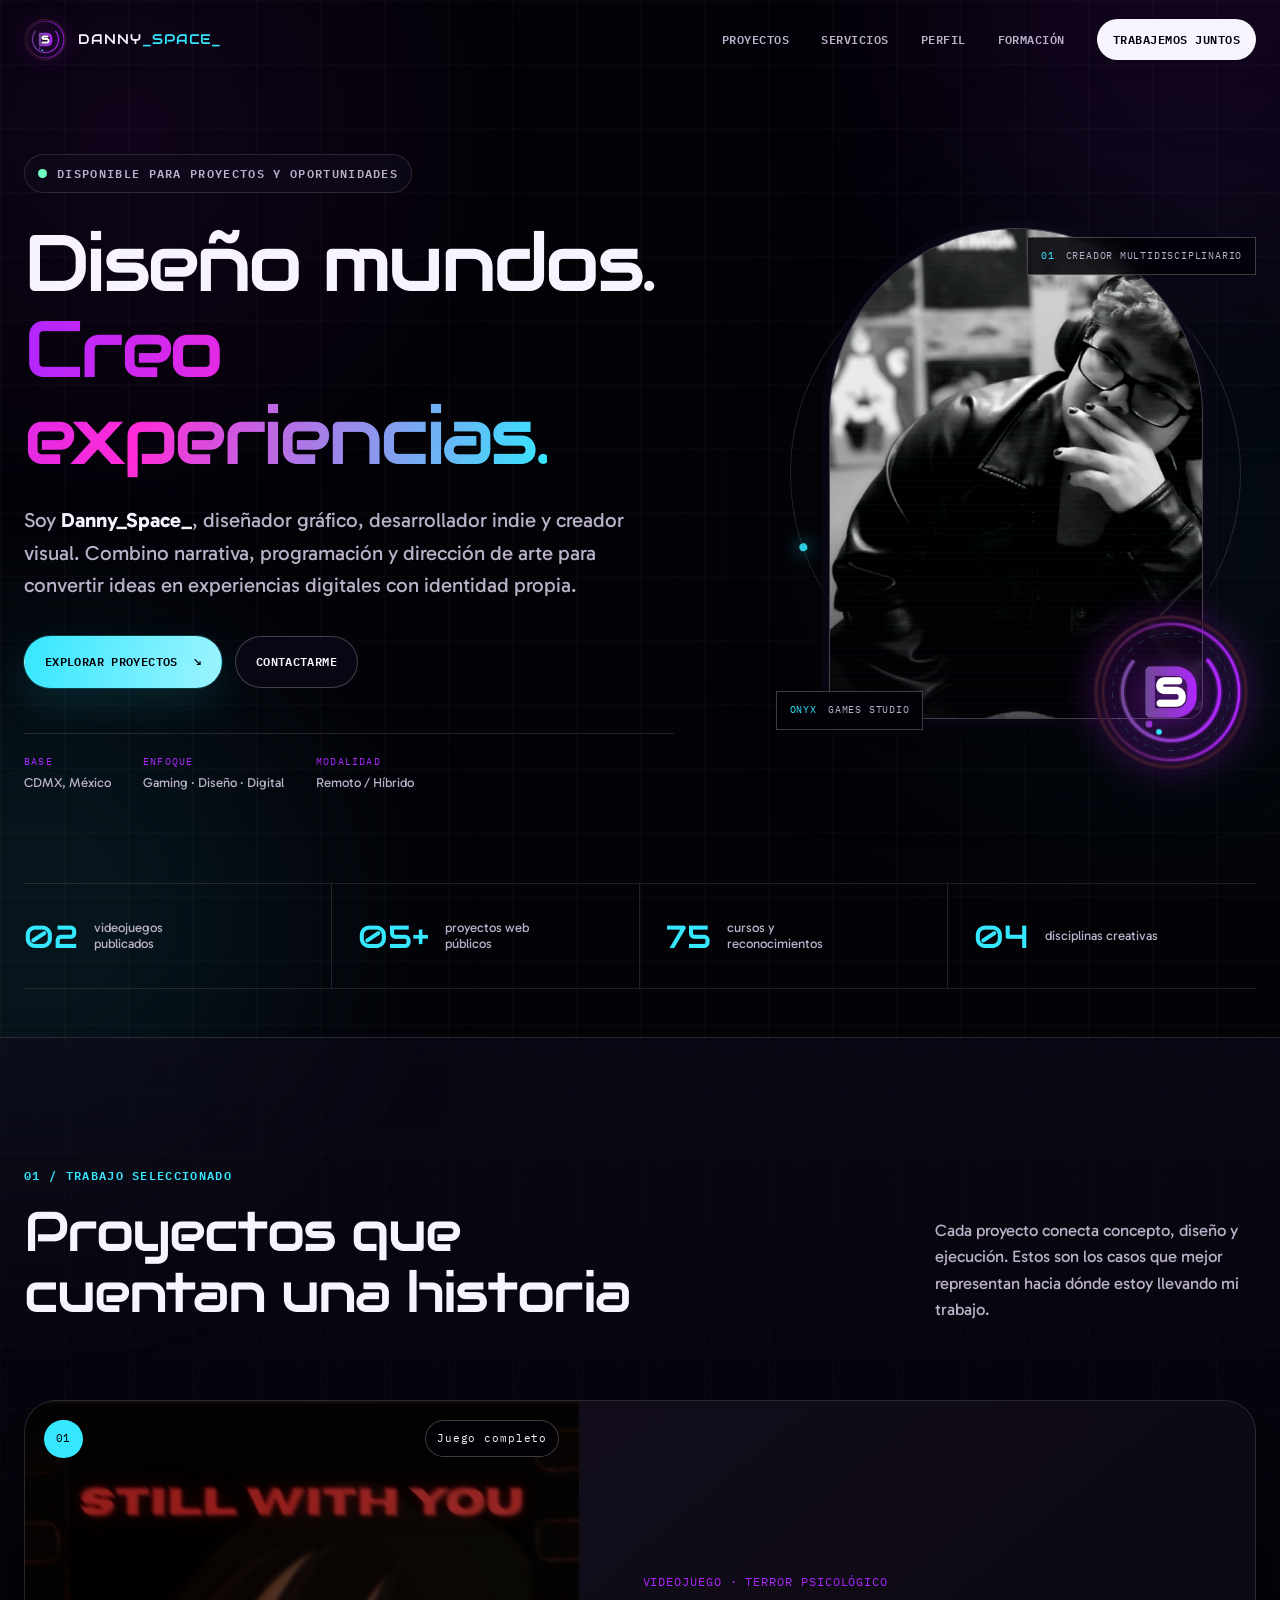
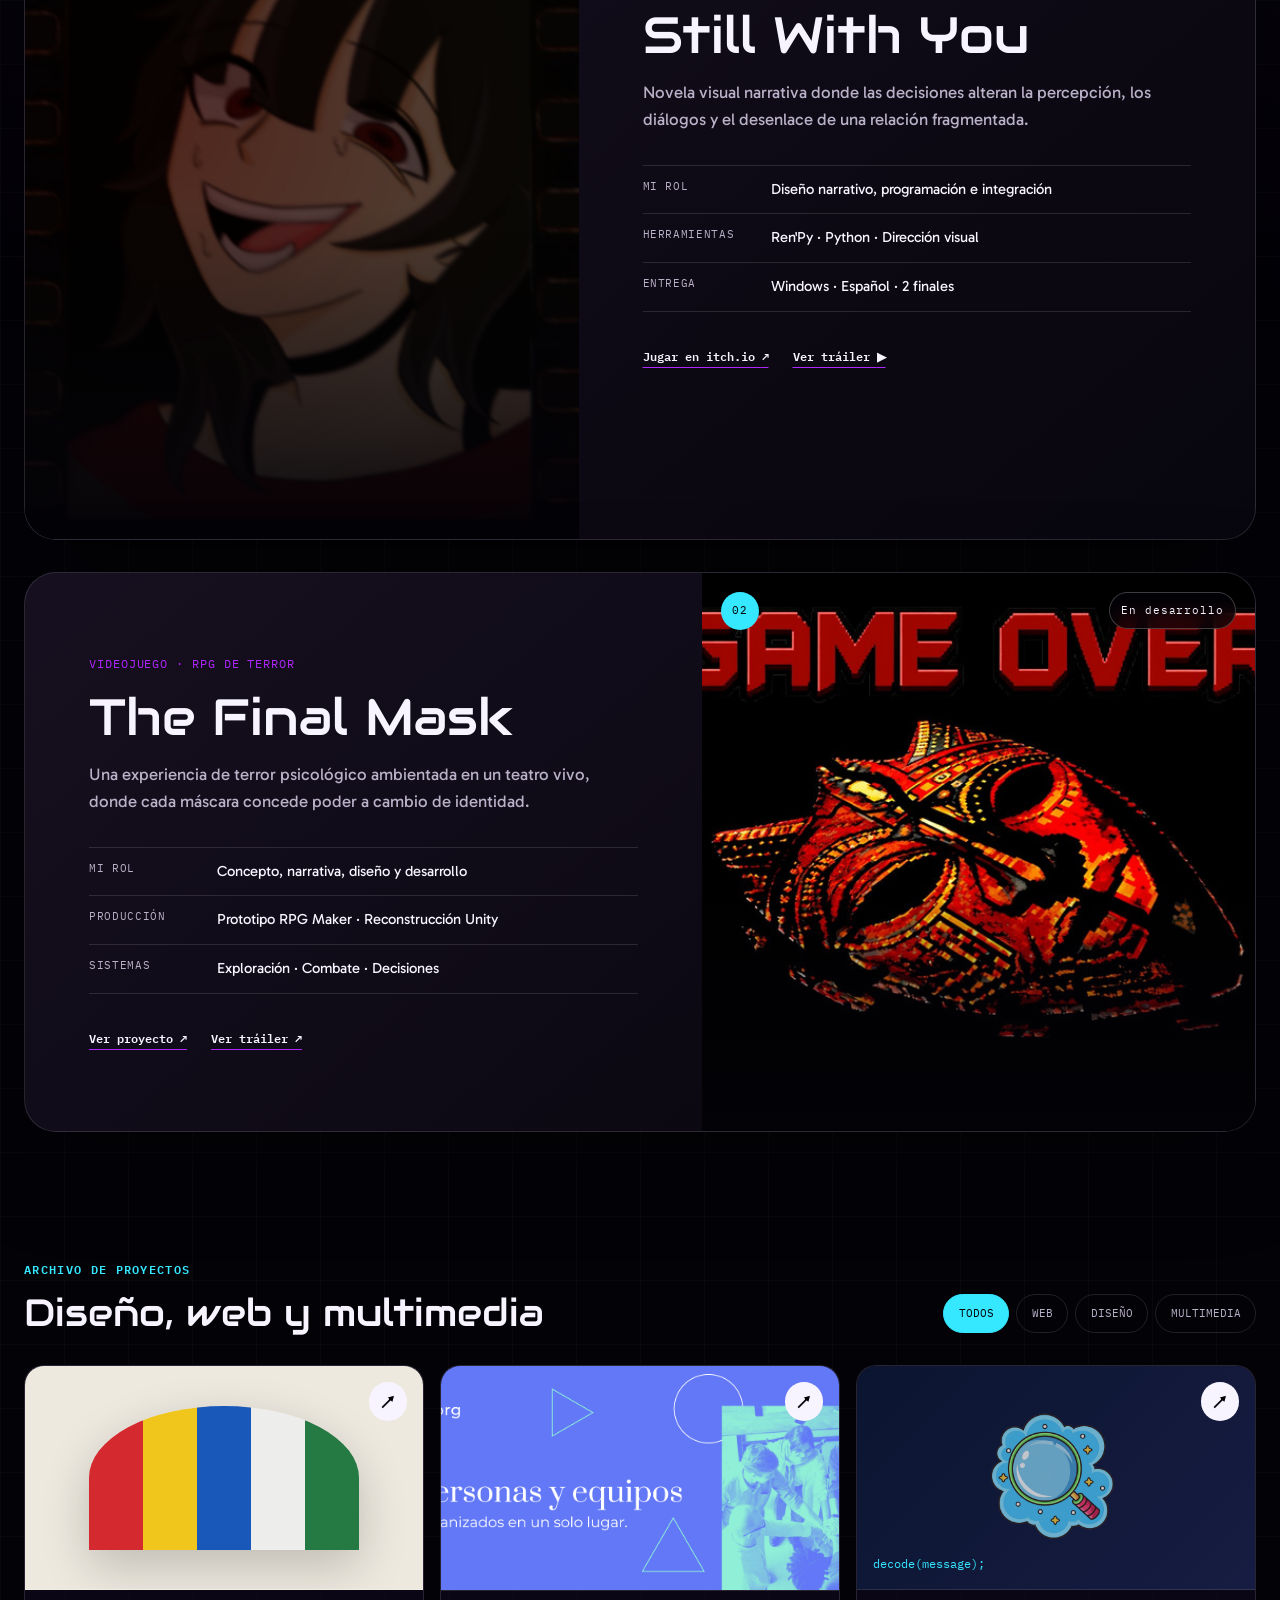
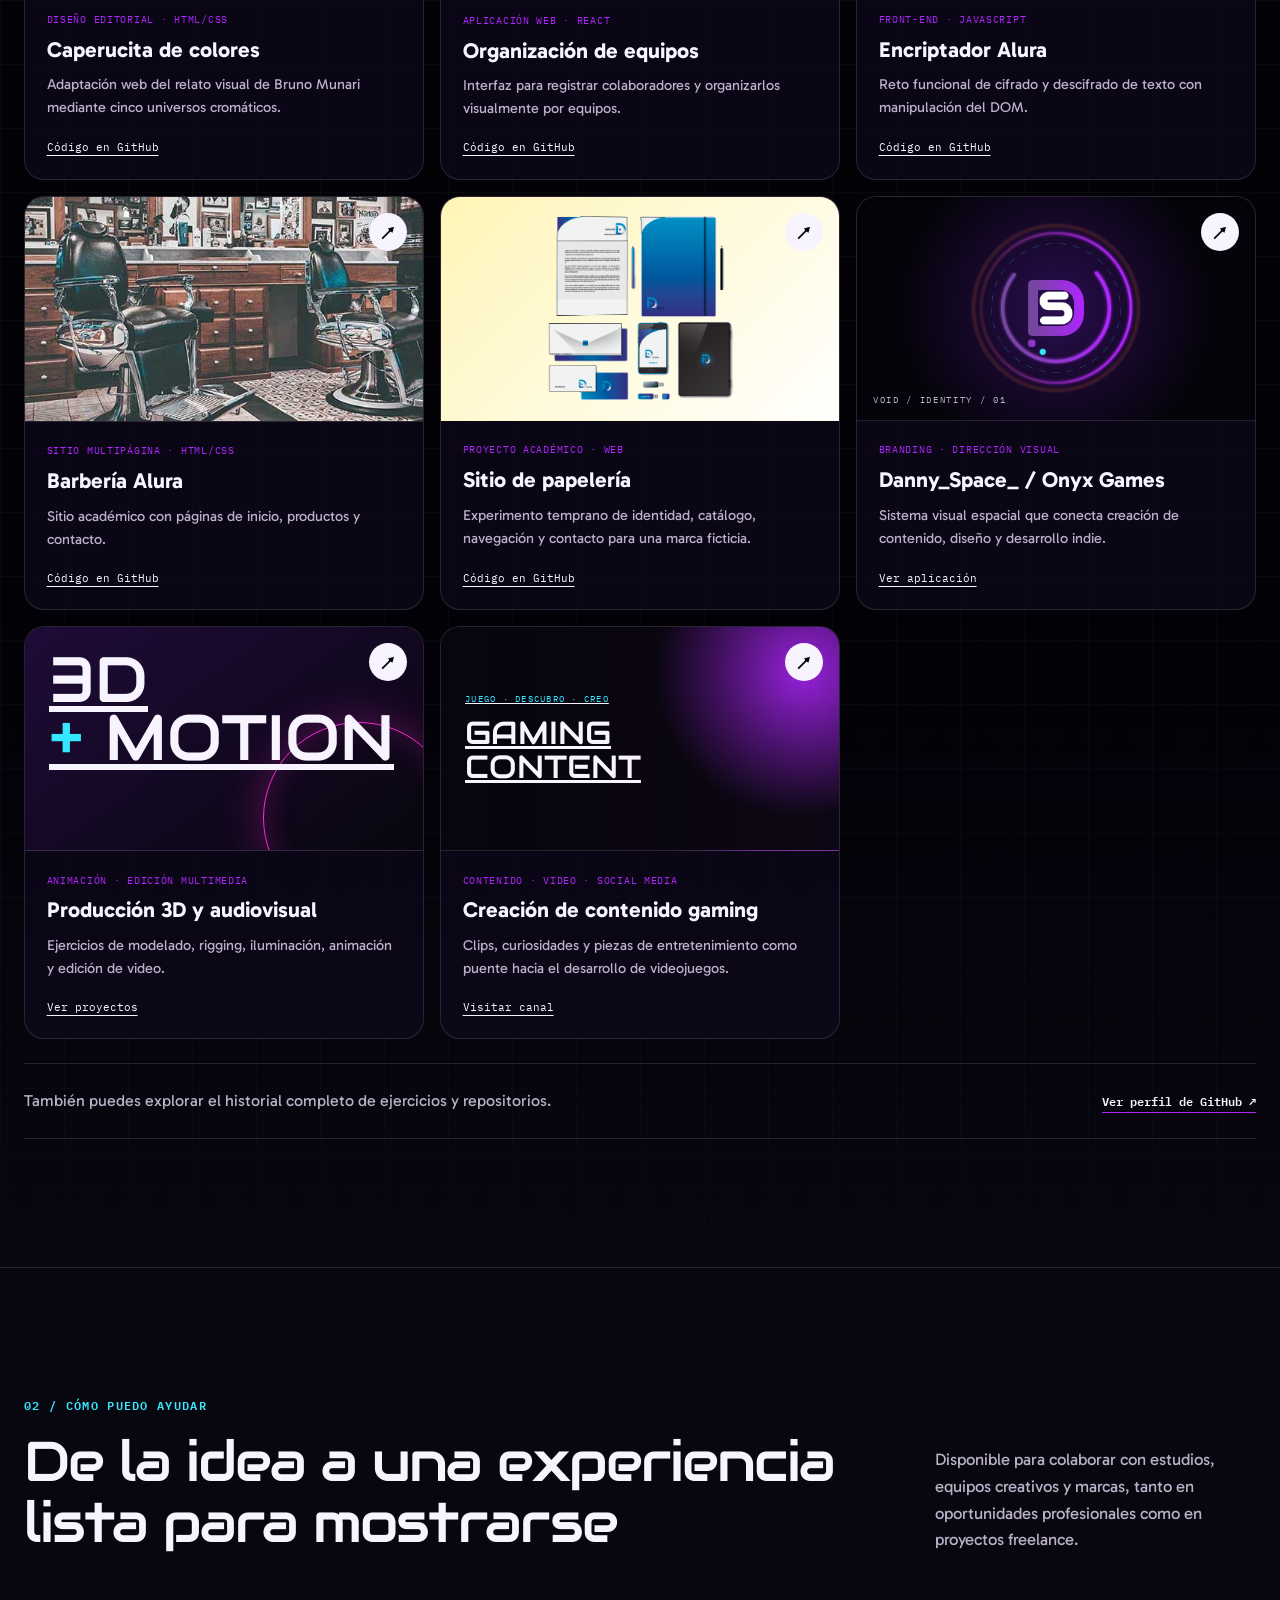
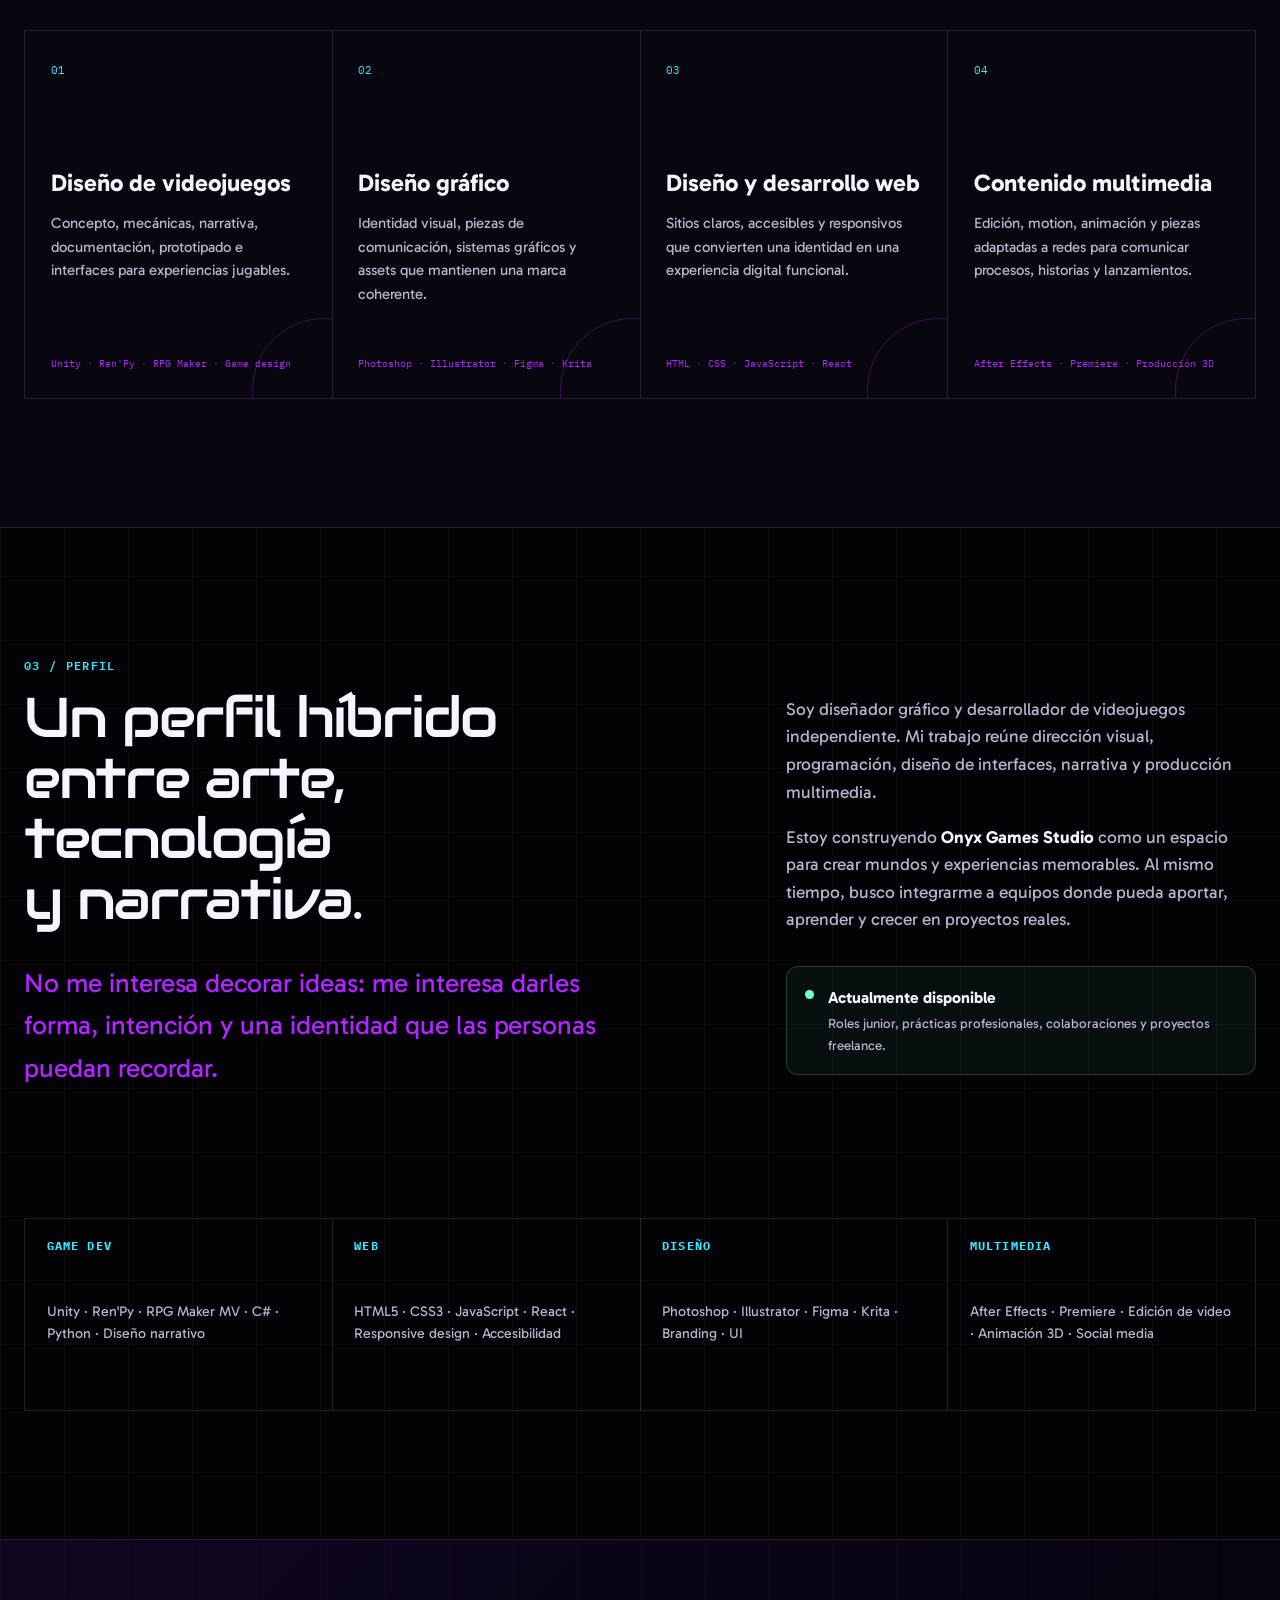
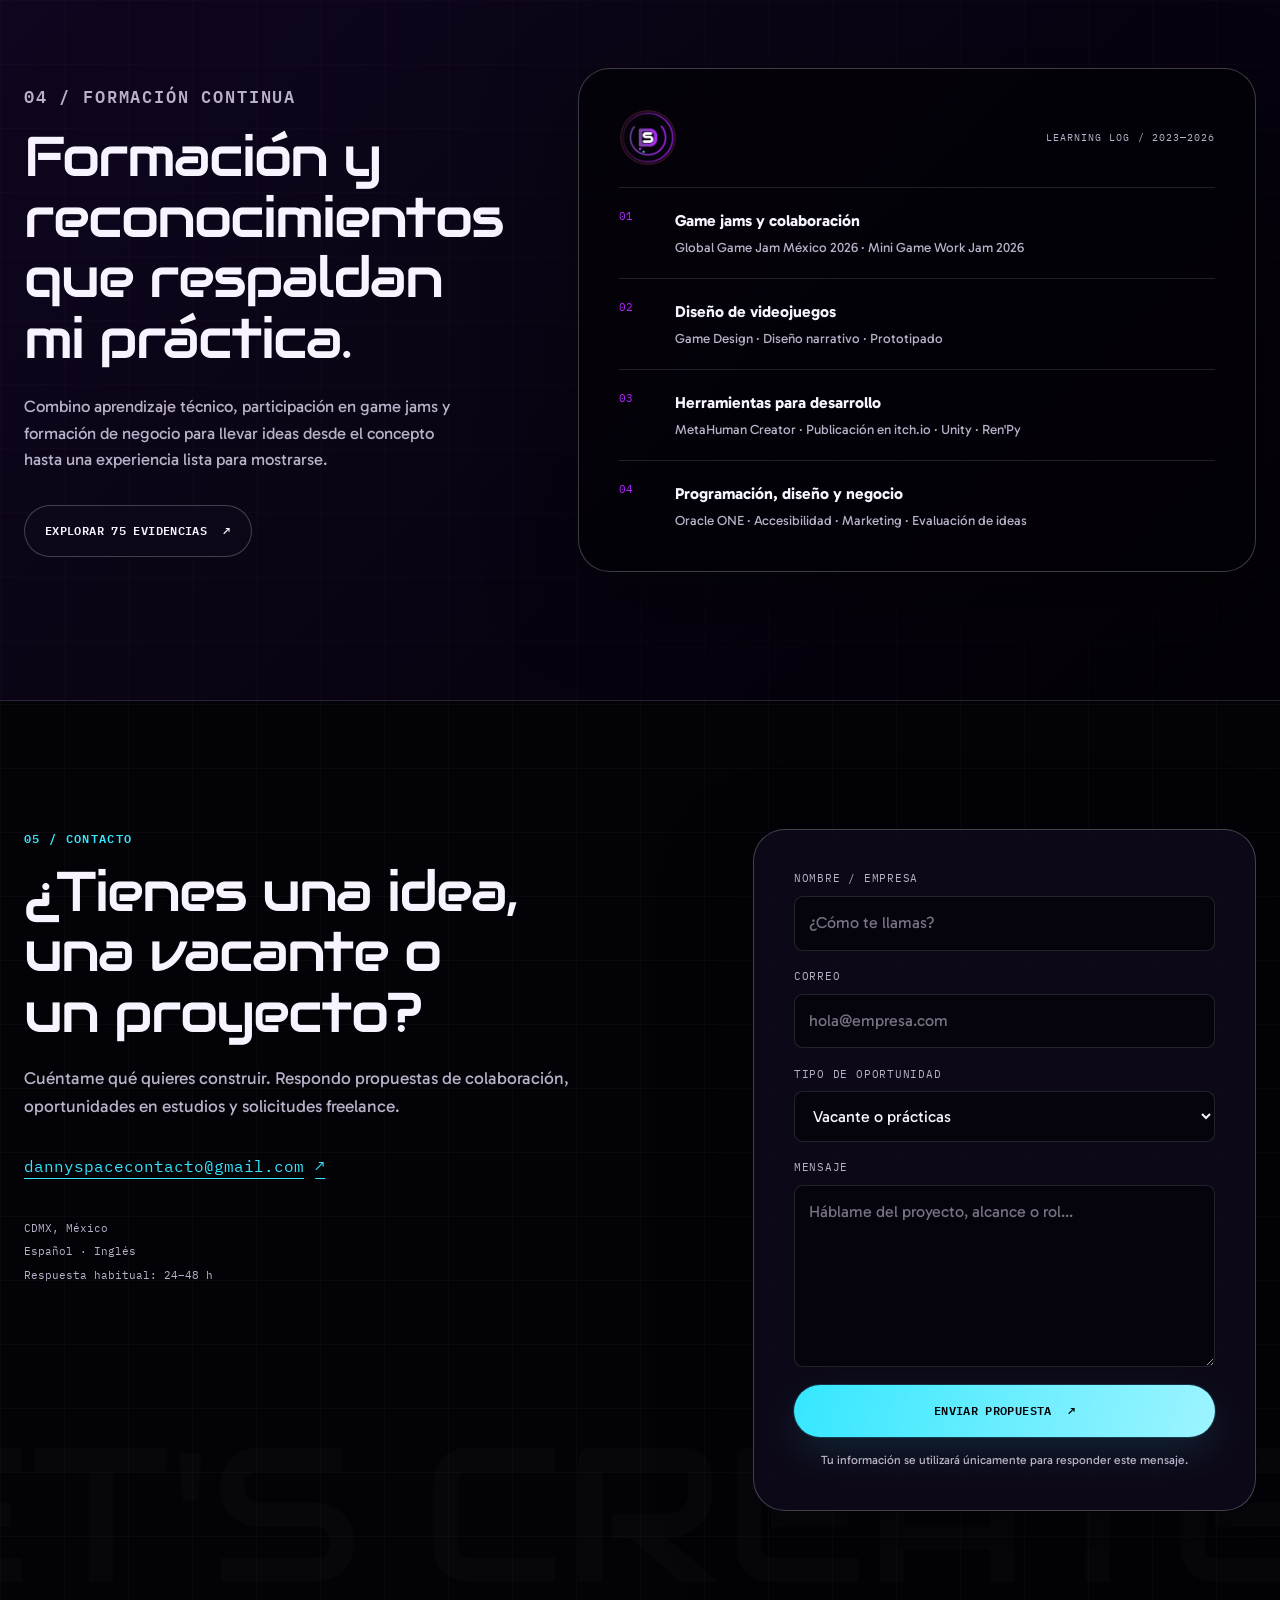
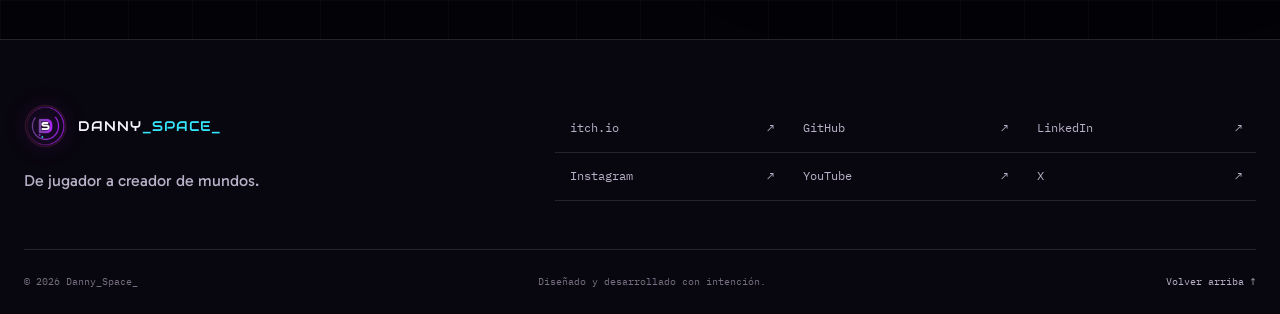
<file: index.html>
<!doctype html>
<html lang="es-MX">
<head>
    <meta charset="utf-8">
    <meta name="viewport" content="width=device-width, initial-scale=1">
    <meta name="theme-color" content="#030207">
    <meta name="description" content=" de Danny_Space_: diseño gráfico, diseño y desarrollo de videojuegos, interfaces web y producción multimedia desde CDMX, México.">
    <meta name="author" content="Danny_Space_">
    <meta property="og:type" content="website">
    <meta property="og:locale" content="es_MX">
    <meta property="og:title" content="Danny_Space_ — Diseño mundos. Creo experiencias.">
    <meta property="og:description" content="Videojuegos, diseño visual, experiencias web y creación multimedia con identidad propia.">
    <meta property="og:image" content="https://dannyspace1.github.io/Portafolio_1/Img/brand/danny-space-logo.png">
    <meta property="og:url" content="https://dannyspace1.github.io/Portafolio_1/">
    <link rel="canonical" href="https://dannyspace1.github.io/Portafolio_1/">
    <link rel="icon" type="image/png" href="Img/brand/danny-space-logo.png">
    <link rel="preconnect" href="https://fonts.googleapis.com">
    <link rel="preconnect" href="https://fonts.gstatic.com" crossorigin>
    <link href="https://fonts.googleapis.com/css2?family=Audiowide&family=Gabarito:wght@400;500;600;700;800&family=IBM+Plex+Mono:wght@400;500;600&display=swap" rel="stylesheet">
    <link rel="stylesheet" href="styles.css">
    <title>Danny_Space_ | Diseñador y desarrollador de videojuegos</title>

    <script type="application/ld+json">
    {
      "@context": "https://schema.org",
      "@type": "Person",
      "name": "Danny_Space_",
      "alternateName": "Daniel López Arenas",
      "url": "https://dannyspace1.github.io/Portafolio_1/",
      "image": "https://dannyspace1.github.io/Portafolio_1/Img/brand/danny-space.jpeg",
      "jobTitle": "Diseñador gráfico y desarrollador de videojuegos",
      "homeLocation": {"@type": "Place", "name": "Ciudad de México, México"},
      "sameAs": [
        "https://github.com/DannySpace1",
        "https://danny-space-oficial.itch.io/",
        "https://www.linkedin.com/in/daniel-l%C3%B3pez-arenas-268b6a229",
        "https://www.instagram.com/danny_space_oficial/",
        "https://www.youtube.com/@Danny_Space_02"
      ]
    }
    </script>
</head>

<body>
    <a class="skip-link" href="#contenido">Saltar al contenido</a>
    <div class="page-glow page-glow--one" aria-hidden="true"></div>
    <div class="page-glow page-glow--two" aria-hidden="true"></div>

    <header class="site-header" data-header>
        <div class="container nav-shell">
            <a class="brand" href="#inicio" aria-label="Danny Space, volver al inicio">
                <img src="Img/brand/danny-space-logo.png" alt="" width="46" height="46">
                <span class="brand__name">DANNY<span>_SPACE_</span></span>
            </a>

            <button class="menu-toggle" type="button" aria-expanded="false" aria-controls="site-nav" data-menu-toggle>
                <span class="sr-only">Abrir menú</span>
                <span></span><span></span><span></span>
            </button>

            <nav class="site-nav" id="site-nav" aria-label="Navegación principal" data-nav>
                <a href="#proyectos">Proyectos</a>
                <a href="#servicios">Servicios</a>
                <a href="#acerca">Perfil</a>
                <a href="#formacion">Formación</a>
                <a class="nav-cta" href="#contacto">Trabajemos juntos</a>
            </nav>
        </div>
    </header>

    <main id="contenido">
        <section class="hero section" id="inicio" aria-labelledby="hero-title">
            <div class="container hero__grid">
                <div class="hero__copy reveal">
                    <p class="eyebrow"><span class="status-dot" aria-hidden="true"></span> Disponible para proyectos y oportunidades</p>
                    <h1 id="hero-title">Diseño mundos.<br><span>Creo experiencias.</span></h1>
                    <p class="hero__lead">Soy <strong>Danny_Space_</strong>, diseñador gráfico, desarrollador indie y creador visual. Combino narrativa, programación y dirección de arte para convertir ideas en experiencias digitales con identidad propia.</p>

                    <div class="hero__actions">
                        <a class="button button--primary" href="#proyectos">Explorar proyectos <span aria-hidden="true">↘</span></a>
                        <a class="button button--ghost" href="#contacto">Contactarme</a>
                    </div>

                    <ul class="hero__meta" aria-label="Información profesional">
                        <li><span>BASE</span> CDMX, México</li>
                        <li><span>ENFOQUE</span> Gaming · Diseño · Digital</li>
                        <li><span>MODALIDAD</span> Remoto / Híbrido</li>
                    </ul>
                </div>

                <div class="hero__visual reveal" aria-label="Retrato e identidad visual de Danny Space">
                    <div class="orbit orbit--outer" aria-hidden="true"></div>
                    <div class="orbit orbit--inner" aria-hidden="true"></div>
                    <div class="portrait-frame">
                        <img src="Img/brand/danny-space.jpeg" alt="Retrato de Danny_Space_" width="720" height="960">
                        <div class="portrait-frame__scan" aria-hidden="true"></div>
                    </div>
                    <div class="visual-badge visual-badge--top"><span>01</span> CREADOR MULTIDISCIPLINARIO</div>
                    <div class="visual-badge visual-badge--bottom"><span>ONYX</span> GAMES STUDIO</div>
                    <img class="hero-mark" src="Img/brand/danny-space-logo.png" alt="" width="190" height="190" aria-hidden="true">
                </div>
            </div>

            <div class="container stats reveal" aria-label="Resumen del portafolio">
                <div><strong>02</strong><span>videojuegos publicados</span></div>
                <div><strong>05+</strong><span>proyectos web públicos</span></div>
                <div><strong>75</strong><span>cursos y reconocimientos</span></div>
                <div><strong>04</strong><span>disciplinas creativas</span></div>
            </div>
        </section>

        <section class="section projects" id="proyectos" aria-labelledby="projects-title">
            <div class="container">
                <div class="section-heading reveal">
                    <div>
                        <p class="kicker">01 / TRABAJO SELECCIONADO</p>
                        <h2 id="projects-title">Proyectos que cuentan una historia</h2>
                    </div>
                    <p>Cada proyecto conecta concepto, diseño y ejecución. Estos son los casos que mejor representan hacia dónde estoy llevando mi trabajo.</p>
                </div>

                <div class="featured-projects">
                    <article class="feature-card feature-card--portrait reveal">
                        <a class="feature-card__media" href="https://danny-space-01.itch.io/still-with-you" target="_blank" rel="noreferrer" aria-label="Ver Still With You en itch.io">
                            <img src="Img/projects/still-with-you.png" alt="Portada de Still With You" width="1200" height="1600" loading="lazy">
                            <span class="project-index">01</span>
                            <span class="project-status">Juego completo</span>
                        </a>
                        <div class="feature-card__body">
                            <div class="project-type">Videojuego · Terror psicológico</div>
                            <h3>Still With You</h3>
                            <p>Novela visual narrativa donde las decisiones alteran la percepción, los diálogos y el desenlace de una relación fragmentada.</p>
                            <dl class="project-facts">
                                <div><dt>Mi rol</dt><dd>Diseño narrativo, programación e integración</dd></div>
                                <div><dt>Herramientas</dt><dd>Ren'Py · Python · Dirección visual</dd></div>
                                <div><dt>Entrega</dt><dd>Windows · Español · 2 finales</dd></div>
                            </dl>
                            <div class="project-links">
                                <a href="https://danny-space-01.itch.io/still-with-you" target="_blank" rel="noreferrer">Jugar en itch.io <span aria-hidden="true">↗</span></a>
                                <a href="https://youtu.be/nB-1szvJ20M" target="_blank" rel="noreferrer">Ver tráiler <span aria-hidden="true">▶</span></a>
                            </div>
                        </div>
                    </article>

                    <article class="feature-card feature-card--landscape reveal">
                        <a class="feature-card__media" href="https://danny-space-01.itch.io/the-final-mask" target="_blank" rel="noreferrer" aria-label="Ver The Final Mask en itch.io">
                            <img src="Img/projects/the-final-mask.png" alt="Imagen promocional de The Final Mask" width="794" height="529" loading="lazy">
                            <span class="project-index">02</span>
                            <span class="project-status">En desarrollo</span>
                        </a>
                        <div class="feature-card__body">
                            <div class="project-type">Videojuego · RPG de terror</div>
                            <h3>The Final Mask</h3>
                            <p>Una experiencia de terror psicológico ambientada en un teatro vivo, donde cada máscara concede poder a cambio de identidad.</p>
                            <dl class="project-facts">
                                <div><dt>Mi rol</dt><dd>Concepto, narrativa, diseño y desarrollo</dd></div>
                                <div><dt>Producción</dt><dd>Prototipo RPG Maker · Reconstrucción Unity</dd></div>
                                <div><dt>Sistemas</dt><dd>Exploración · Combate · Decisiones</dd></div>
                            </dl>
                            <div class="project-links">
                                <a href="https://danny-space-oficial.itch.io/liturgy-of-masks" target="_blank" rel="noreferrer">Ver proyecto <span aria-hidden="true">↗</span></a>
                                <a href="https://youtu.be/yeGjmmKpd3o?si=HpQIv4O2v9Et_olh" target="_blank" rel="noreferrer">Ver tráiler <span aria-hidden="true">↗</span></a>
                            </div>
                        </div>
                    </article>
                </div>

                <div class="project-library reveal" aria-labelledby="library-title">
                    <div class="project-library__header">
                        <div>
                            <p class="kicker">ARCHIVO DE PROYECTOS</p>
                            <h3 id="library-title">Diseño, web y multimedia</h3>
                        </div>
                        <div class="filters" role="group" aria-label="Filtrar proyectos">
                            <button class="filter is-active" type="button" data-filter="all" aria-pressed="true">Todos</button>
                            <button class="filter" type="button" data-filter="web" aria-pressed="false">Web</button>
                            <button class="filter" type="button" data-filter="design" aria-pressed="false">Diseño</button>
                            <button class="filter" type="button" data-filter="media" aria-pressed="false">Multimedia</button>
                        </div>
                    </div>

                    <div class="project-grid" data-project-grid>
                        <article class="project-card" data-category="web design">
                            <a class="project-card__visual project-card__visual--colors" href="https://dannyspace1.github.io/Caperucita-de-colores/" target="_blank" rel="noreferrer" aria-label="Abrir Caperucita de colores">
                                <span class="color-story"><i></i><i></i><i></i><i></i><i></i></span>
                                <span class="project-card__arrow" aria-hidden="true">↗</span>
                            </a>
                            <div class="project-card__body">
                                <span>Diseño editorial · HTML/CSS</span>
                                <h4>Caperucita de colores</h4>
                                <p>Adaptación web del relato visual de Bruno Munari mediante cinco universos cromáticos.</p>
                                <a href="https://github.com/DannySpace1/Caperucita-de-colores" target="_blank" rel="noreferrer">Código en GitHub</a>
                            </div>
                        </article>

                        <article class="project-card" data-category="web">
                            <a class="project-card__visual" href="https://org-ten-psi.vercel.app" target="_blank" rel="noreferrer" aria-label="Abrir Organización de equipos">
                                <img src="Img/projects/organizacion.png" alt="Interfaz de Organización de equipos" width="2880" height="1112" loading="lazy">
                                <span class="project-card__arrow" aria-hidden="true">↗</span>
                            </a>
                            <div class="project-card__body">
                                <span>Aplicación web · React</span>
                                <h4>Organización de equipos</h4>
                                <p>Interfaz para registrar colaboradores y organizarlos visualmente por equipos.</p>
                                <a href="https://github.com/DannySpace1/org" target="_blank" rel="noreferrer">Código en GitHub</a>
                            </div>
                        </article>

                        <article class="project-card" data-category="web">
                            <a class="project-card__visual project-card__visual--encrypt" href="https://dannyspace1.github.io/Encriptador-AluraChallenge/" target="_blank" rel="noreferrer" aria-label="Abrir Encriptador Alura">
                                <img src="Img/projects/encriptador.png" alt="Ilustración del Encriptador Alura" width="2000" height="2000" loading="lazy">
                                <span class="code-sample" aria-hidden="true">decode(message);</span>
                                <span class="project-card__arrow" aria-hidden="true">↗</span>
                            </a>
                            <div class="project-card__body">
                                <span>Front-end · JavaScript</span>
                                <h4>Encriptador Alura</h4>
                                <p>Reto funcional de cifrado y descifrado de texto con manipulación del DOM.</p>
                                <a href="https://github.com/DannySpace1/Encriptador-AluraChallenge" target="_blank" rel="noreferrer">Código en GitHub</a>
                            </div>
                        </article>

                        <article class="project-card" data-category="web design">
                            <a class="project-card__visual" href="https://dannyspace1.github.io/Barberia-Alura/" target="_blank" rel="noreferrer" aria-label="Abrir Barbería Alura">
                                <img src="Img/projects/barberia.jpg" alt="Vista de una barbería clásica" width="800" height="300" loading="lazy">
                                <span class="project-card__arrow" aria-hidden="true">↗</span>
                            </a>
                            <div class="project-card__body">
                                <span>Sitio multipágina · HTML/CSS</span>
                                <h4>Barbería Alura</h4>
                                <p>Sitio académico con páginas de inicio, productos y contacto.</p>
                                <a href="https://github.com/DannySpace1/Barberia-Alura" target="_blank" rel="noreferrer">Código en GitHub</a>
                            </div>
                        </article>

                        <article class="project-card" data-category="web design">
                            <a class="project-card__visual project-card__visual--paper" href="https://dannyspace1.github.io/Ejemplo-empresa/" target="_blank" rel="noreferrer" aria-label="Abrir sitio de Papelería">
                                <img src="Img/projects/empresa.png" alt="Ilustración para sitio de papelería" width="488" height="483" loading="lazy">
                                <span class="project-card__arrow" aria-hidden="true">↗</span>
                            </a>
                            <div class="project-card__body">
                                <span>Proyecto académico · Web</span>
                                <h4>Sitio de papelería</h4>
                                <p>Experimento temprano de identidad, catálogo, navegación y contacto para una marca ficticia.</p>
                                <a href="https://github.com/DannySpace1/Ejemplo-empresa" target="_blank" rel="noreferrer">Código en GitHub</a>
                            </div>
                        </article>

                        <article class="project-card" data-category="design">
                            <a class="project-card__visual project-card__visual--brand" href="https://www.instagram.com/danny_space_oficial/" target="_blank" rel="noreferrer" aria-label="Ver identidad visual de Danny Space en Instagram">
                                <img src="Img/brand/danny-space-logo.png" alt="Logotipo DS de la identidad Danny Space" width="2048" height="2048" loading="lazy">
                                <span class="brand-lines" aria-hidden="true">VOID / IDENTITY / 01</span>
                                <span class="project-card__arrow" aria-hidden="true">↗</span>
                            </a>
                            <div class="project-card__body">
                                <span>Branding · Dirección visual</span>
                                <h4>Danny_Space_ / Onyx Games</h4>
                                <p>Sistema visual espacial que conecta creación de contenido, diseño y desarrollo indie.</p>
                                <a href="https://www.instagram.com/danny_space_oficial/" target="_blank" rel="noreferrer">Ver aplicación</a>
                            </div>
                        </article>

                        <article class="project-card" data-category="media design">
                            <a class="project-card__visual project-card__visual--motion" href="https://www.youtube.com/@danny_space_02" target="_blank" rel="noreferrer" aria-label="Ver proyectos multimedia en YouTube">
                                <span class="motion-title">3D<br><em>+</em> MOTION</span>
                                <span class="motion-ring" aria-hidden="true"></span>
                                <span class="project-card__arrow" aria-hidden="true">↗</span>
                            </a>
                            <div class="project-card__body">
                                <span>Animación · Edición multimedia</span>
                                <h4>Producción 3D y audiovisual</h4>
                                <p>Ejercicios de modelado, rigging, iluminación, animación y edición de video.</p>
                                <a href="https://www.youtube.com/@Danny_Space_02" target="_blank" rel="noreferrer">Ver proyectos</a>
                            </div>
                        </article>

                        <article class="project-card" data-category="media">
                            <a class="project-card__visual project-card__visual--creator" href="https://www.youtube.com/@Danny_Space_01" target="_blank" rel="noreferrer" aria-label="Ver contenido de videojuegos de Danny Space">
                                <span class="creator-copy"><small>JUEGO · DESCUBRO · CREO</small>GAMING<br>CONTENT</span>
                                <span class="project-card__arrow" aria-hidden="true">↗</span>
                            </a>
                            <div class="project-card__body">
                                <span>Contenido · Video · Social media</span>
                                <h4>Creación de contenido gaming</h4>
                                <p>Clips, curiosidades y piezas de entretenimiento como puente hacia el desarrollo de videojuegos.</p>
                                <a href="https://www.youtube.com/@dannyspacejuegos" target="_blank" rel="noreferrer">Visitar canal</a>
                            </div>
                        </article>
                    </div>

                    <div class="library-footer">
                        <p>También puedes explorar el historial completo de ejercicios y repositorios.</p>
                        <a class="text-link" href="https://github.com/DannySpace1" target="_blank" rel="noreferrer">Ver perfil de GitHub <span aria-hidden="true">↗</span></a>
                    </div>
                </div>
            </div>
        </section>

        <section class="section services" id="servicios" aria-labelledby="services-title">
            <div class="container">
                <div class="section-heading reveal">
                    <div>
                        <p class="kicker">02 / CÓMO PUEDO AYUDAR</p>
                        <h2 id="services-title">De la idea a una experiencia lista para mostrarse</h2>
                    </div>
                    <p>Disponible para colaborar con estudios, equipos creativos y marcas, tanto en oportunidades profesionales como en proyectos freelance.</p>
                </div>

                <div class="services-grid">
                    <article class="service-card reveal"><span>01</span><h3>Diseño de videojuegos</h3><p>Concepto, mecánicas, narrativa, documentación, prototipado e interfaces para experiencias jugables.</p><small>Unity · Ren'Py · RPG Maker · Game design</small></article>
                    <article class="service-card reveal"><span>02</span><h3>Diseño gráfico</h3><p>Identidad visual, piezas de comunicación, sistemas gráficos y assets que mantienen una marca coherente.</p><small>Photoshop · Illustrator · Figma · Krita</small></article>
                    <article class="service-card reveal"><span>03</span><h3>Diseño y desarrollo web</h3><p>Sitios claros, accesibles y responsivos que convierten una identidad en una experiencia digital funcional.</p><small>HTML · CSS · JavaScript · React</small></article>
                    <article class="service-card reveal"><span>04</span><h3>Contenido multimedia</h3><p>Edición, motion, animación y piezas adaptadas a redes para comunicar procesos, historias y lanzamientos.</p><small>After Effects · Premiere · Producción 3D</small></article>
                </div>
            </div>
        </section>

        <section class="section about" id="acerca" aria-labelledby="about-title">
            <div class="container about__grid">
                <div class="about__statement reveal">
                    <p class="kicker">03 / PERFIL</p>
                    <h2 id="about-title">Un perfil híbrido entre arte, tecnología y narrativa.</h2>
                    <p class="about__lead">No me interesa decorar ideas: me interesa darles forma, intención y una identidad que las personas puedan recordar.</p>
                </div>

                <div class="about__copy reveal">
                    <p>Soy diseñador gráfico y desarrollador de videojuegos independiente. Mi trabajo reúne dirección visual, programación, diseño de interfaces, narrativa y producción multimedia.</p>
                    <p>Estoy construyendo <strong>Onyx Games Studio</strong> como un espacio para crear mundos y experiencias memorables. Al mismo tiempo, busco integrarme a equipos donde pueda aportar, aprender y crecer en proyectos reales.</p>
                    <div class="availability">
                        <span class="status-dot" aria-hidden="true"></span>
                        <div><strong>Actualmente disponible</strong><small>Roles junior, prácticas profesionales, colaboraciones y proyectos freelance.</small></div>
                    </div>
                </div>
            </div>

            <div class="container capabilities reveal" aria-label="Herramientas y capacidades">
                <div class="capability-group"><h3>Game dev</h3><p>Unity · Ren'Py · RPG Maker MV · C# · Python · Diseño narrativo</p></div>
                <div class="capability-group"><h3>Web</h3><p>HTML5 · CSS3 · JavaScript · React · Responsive design · Accesibilidad</p></div>
                <div class="capability-group"><h3>Diseño</h3><p>Photoshop · Illustrator · Figma · Krita · Branding · UI</p></div>
                <div class="capability-group"><h3>Multimedia</h3><p>After Effects · Premiere · Edición de video · Animación 3D · Social media</p></div>
            </div>
        </section>

        <section class="section education" id="formacion" aria-labelledby="education-title">
            <div class="container education__grid">
                <div class="section-heading section-heading--stacked reveal">
                    <p class="kicker">04 / FORMACIÓN CONTINUA</p>
                    <h2 id="education-title">Formación y reconocimientos que respaldan mi práctica.</h2>
                    <p>Combino aprendizaje técnico, participación en game jams y formación de negocio para llevar ideas desde el concepto hasta una experiencia lista para mostrarse.</p>
                    <a class="button button--ghost" href="Paginas/Cursos/index.html">Explorar 75 evidencias <span aria-hidden="true">↗</span></a>
                </div>

                <div class="education-panel reveal">
                    <div class="education-panel__head"><img src="Img/brand/danny-space-logo.png" alt="" width="72" height="72"><span>LEARNING LOG / 2023—2026</span></div>
                    <ul>
                        <li><span>01</span><div><strong>Game jams y colaboración</strong><small>Global Game Jam México 2026 · Mini Game Work Jam 2026</small></div></li>
                        <li><span>02</span><div><strong>Diseño de videojuegos</strong><small>Game Design · Diseño narrativo · Prototipado</small></div></li>
                        <li><span>03</span><div><strong>Herramientas para desarrollo</strong><small>MetaHuman Creator · Publicación en itch.io · Unity · Ren'Py</small></div></li>
                        <li><span>04</span><div><strong>Programación, diseño y negocio</strong><small>Oracle ONE · Accesibilidad · Marketing · Evaluación de ideas</small></div></li>
                    </ul>
                </div>
            </div>
        </section>

        <section class="section contact" id="contacto" aria-labelledby="contact-title">
            <div class="container contact__grid">
                <div class="contact__copy reveal">
                    <p class="kicker">05 / CONTACTO</p>
                    <h2 id="contact-title">¿Tienes una idea, una vacante o un proyecto?</h2>
                    <p>Cuéntame qué quieres construir. Respondo propuestas de colaboración, oportunidades en estudios y solicitudes freelance.</p>
                    <a class="contact-email" href="mailto:dannyspacecontacto@gmail.com">dannyspacecontacto@gmail.com <span aria-hidden="true">↗</span></a>
                    <div class="contact-meta"><span>CDMX, México</span><span>Español · Inglés</span><span>Respuesta habitual: 24–48 h</span></div>
                </div>

                <form class="contact-form reveal" action="https://formsubmit.co/dannyspacecontacto@gmail.com" method="POST" data-contact-form>
                    <div class="form-row">
                        <label for="nombre">Nombre / empresa</label>
                        <input id="nombre" name="Nombre" type="text" autocomplete="name" required placeholder="¿Cómo te llamas?">
                    </div>
                    <div class="form-row">
                        <label for="correo">Correo</label>
                        <input id="correo" name="Correo_electronico" type="email" autocomplete="email" required placeholder="hola@empresa.com">
                    </div>
                    <div class="form-row">
                        <label for="tipo">Tipo de oportunidad</label>
                        <select id="tipo" name="Tipo_de_oportunidad">
                            <option value="Vacante o prácticas">Vacante o prácticas</option>
                            <option value="Proyecto freelance">Proyecto freelance</option>
                            <option value="Colaboración">Colaboración</option>
                            <option value="Otro">Otro</option>
                        </select>
                    </div>
                    <div class="form-row">
                        <label for="mensaje">Mensaje</label>
                        <textarea id="mensaje" name="Mensaje" rows="6" required placeholder="Háblame del proyecto, alcance o rol..."></textarea>
                    </div>
                    <input type="text" name="_honey" class="form-honey" tabindex="-1" autocomplete="off" aria-hidden="true">
                    <input type="hidden" name="_subject" value="Nueva oportunidad desde el portafolio de Danny_Space_">
                    <input type="hidden" name="_template" value="table">
                    <input type="hidden" name="_captcha" value="false">
                    <input type="hidden" name="_next" value="https://dannyspace1.github.io/Portafolio_1/?sent=1#contacto">
                    <button class="button button--primary button--full" type="submit">Enviar propuesta <span aria-hidden="true">↗</span></button>
                    <p class="form-note" role="status" data-form-status>Tu información se utilizará únicamente para responder este mensaje.</p>
                </form>
            </div>
        </section>
    </main>

    <footer class="site-footer">
        <div class="container footer-main">
            <div><a class="brand" href="#inicio"><img src="Img/brand/danny-space-logo.png" alt="" width="42" height="42"><span class="brand__name">DANNY<span>_SPACE_</span></span></a><p>De jugador a creador de mundos.</p></div>
            <div class="social-links" aria-label="Redes profesionales">
                <a href="https://danny-space-oficial.itch.io/" target="_blank" rel="noreferrer">itch.io <span>↗</span></a>
                <a href="https://github.com/DannySpace1" target="_blank" rel="noreferrer">GitHub <span>↗</span></a>
                <a href="https://www.linkedin.com/in/daniel-l%C3%B3pez-arenas-268b6a229" target="_blank" rel="noreferrer">LinkedIn <span>↗</span></a>
                <a href="https://www.instagram.com/danny_space_oficial/" target="_blank" rel="noreferrer">Instagram <span>↗</span></a>
                <a href="https://www.youtube.com/@Danny_Space_02" target="_blank" rel="noreferrer">YouTube <span>↗</span></a>
                <a href="https://x.com/DannySpace01" target="_blank" rel="noreferrer">X <span>↗</span></a>
            </div>
        </div>
        <div class="container footer-bottom"><span>© <span data-year>2026</span> Danny_Space_</span><span>Diseñado y desarrollado con intención.</span><a href="#inicio">Volver arriba ↑</a></div>
    </footer>

    <script src="script.js" defer></script>
</body>
</html>
</file>
<file: styles.css>
:root {
    --ink: #030207;
    --ink-soft: #08060e;
    --panel: #100a1c;
    --panel-2: #171021;
    --line: rgba(255, 255, 255, 0.12);
    --line-strong: rgba(255, 255, 255, 0.23);
    --text: #f7f4ff;
    --muted: #b9b1c8;
    --purple: #b026ff;
    --purple-dark: #2a0e4f;
    --pink: #ff2bd6;
    --cyan: #35e7ff;
    --green: #71ffc3;
    --warning: #ffbd5e;
    --display: "Audiowide", system-ui, sans-serif;
    --body: "Gabarito", system-ui, sans-serif;
    --mono: "IBM Plex Mono", ui-monospace, monospace;
    --radius-sm: 0.75rem;
    --radius: 1.25rem;
    --radius-lg: 2rem;
    --shadow: 0 30px 90px rgba(0, 0, 0, 0.45);
    --container: 78rem;
    --header: 5rem;
}

*, *::before, *::after {
    box-sizing: border-box;
}

html {
    scroll-behavior: smooth;
    scroll-padding-top: calc(var(--header) + 1rem);
}

body {
    margin: 0;
    min-width: 20rem;
    color: var(--text);
    background:
        linear-gradient(rgba(255, 255, 255, 0.022) 1px, transparent 1px),
        linear-gradient(90deg, rgba(255, 255, 255, 0.022) 1px, transparent 1px),
        var(--ink);
    background-size: 4rem 4rem;
    font-family: var(--body);
    font-size: 1rem;
    line-height: 1.6;
    overflow-x: hidden;
}

body::before {
    content: "";
    position: fixed;
    inset: 0;
    z-index: -2;
    pointer-events: none;
    background:
        radial-gradient(circle at 10% 15%, rgba(176, 38, 255, 0.08), transparent 26rem),
        radial-gradient(circle at 90% 58%, rgba(53, 231, 255, 0.055), transparent 31rem);
}

img {
    display: block;
    max-width: 100%;
}

a {
    color: inherit;
}

button, input, select, textarea {
    color: inherit;
    font: inherit;
}

button {
    cursor: pointer;
}

h1, h2, h3, h4, p {
    margin-top: 0;
}

h1, h2, h3, h4 {
    line-height: 1.08;
}

::selection {
    color: var(--ink);
    background: var(--cyan);
}

:focus-visible {
    outline: 2px solid var(--cyan);
    outline-offset: 4px;
}

.sr-only {
    position: absolute;
    width: 1px;
    height: 1px;
    padding: 0;
    margin: -1px;
    overflow: hidden;
    clip: rect(0, 0, 0, 0);
    white-space: nowrap;
    border: 0;
}

.skip-link {
    position: fixed;
    top: 0.5rem;
    left: 0.5rem;
    z-index: 1000;
    padding: 0.75rem 1rem;
    color: var(--ink);
    background: var(--cyan);
    font-family: var(--mono);
    font-weight: 700;
    text-decoration: none;
    transform: translateY(-180%);
}

.skip-link:focus {
    transform: translateY(0);
}

.container {
    width: min(calc(100% - 3rem), var(--container));
    margin-inline: auto;
}

.section {
    position: relative;
    padding: clamp(5.5rem, 10vw, 9.5rem) 0;
}

.page-glow {
    position: fixed;
    z-index: -1;
    width: 34rem;
    aspect-ratio: 1;
    border-radius: 50%;
    pointer-events: none;
    filter: blur(120px);
    opacity: 0.09;
}

.page-glow--one {
    top: -16rem;
    right: -12rem;
    background: var(--purple);
}

.page-glow--two {
    bottom: -18rem;
    left: -15rem;
    background: var(--cyan);
}

.site-header {
    position: fixed;
    inset: 0 0 auto;
    z-index: 100;
    height: var(--header);
    border-bottom: 1px solid transparent;
    transition: background 180ms ease, border-color 180ms ease, backdrop-filter 180ms ease;
}

.site-header.is-scrolled {
    background: rgba(3, 2, 7, 0.82);
    border-color: var(--line);
    backdrop-filter: blur(18px);
}

.nav-shell {
    display: flex;
    align-items: center;
    justify-content: space-between;
    height: 100%;
}

.brand {
    display: inline-flex;
    align-items: center;
    gap: 0.7rem;
    text-decoration: none;
}

.brand img {
    width: 2.7rem;
    height: 2.7rem;
    object-fit: contain;
    filter: drop-shadow(0 0 10px rgba(176, 38, 255, 0.32));
}

.brand__name {
    color: var(--text);
    font-family: var(--display);
    font-size: 0.86rem;
    letter-spacing: 0.06em;
}

.brand__name span {
    color: var(--cyan);
}

.site-nav {
    display: flex;
    align-items: center;
    gap: 2rem;
}

.site-nav a {
    position: relative;
    color: var(--muted);
    font-family: var(--mono);
    font-size: 0.75rem;
    font-weight: 600;
    letter-spacing: 0.04em;
    text-decoration: none;
    text-transform: uppercase;
    transition: color 160ms ease;
}

.site-nav a:hover,
.site-nav a[aria-current="true"] {
    color: var(--text);
}

.site-nav a:not(.nav-cta)::after {
    content: "";
    position: absolute;
    right: 0;
    bottom: -0.45rem;
    left: 0;
    height: 1px;
    background: var(--cyan);
    transform: scaleX(0);
    transform-origin: right;
    transition: transform 160ms ease;
}

.site-nav a:hover::after,
.site-nav a[aria-current="true"]::after {
    transform: scaleX(1);
    transform-origin: left;
}

.site-nav .nav-cta {
    padding: 0.7rem 1rem;
    color: var(--ink);
    background: var(--text);
    border-radius: 999px;
}

.site-nav .nav-cta:hover {
    color: var(--ink);
    background: var(--cyan);
}

.menu-toggle {
    display: none;
    width: 3rem;
    height: 3rem;
    padding: 0.8rem;
    background: var(--panel);
    border: 1px solid var(--line);
    border-radius: 50%;
}

.menu-toggle > span:not(.sr-only) {
    display: block;
    width: 100%;
    height: 1px;
    margin: 0.28rem 0;
    background: var(--text);
    transition: transform 180ms ease, opacity 180ms ease;
}

.menu-toggle[aria-expanded="true"] > span:nth-child(2) {
    transform: translateY(0.31rem) rotate(45deg);
}

.menu-toggle[aria-expanded="true"] > span:nth-child(3) {
    opacity: 0;
}

.menu-toggle[aria-expanded="true"] > span:nth-child(4) {
    transform: translateY(-0.31rem) rotate(-45deg);
}

.hero {
    min-height: 100vh;
    padding-top: clamp(8rem, 12vw, 11rem);
    padding-bottom: 3rem;
    display: grid;
    align-items: center;
}

.hero__grid {
    display: grid;
    grid-template-columns: minmax(0, 1.15fr) minmax(22rem, 0.85fr);
    gap: clamp(3rem, 8vw, 7rem);
    align-items: center;
}

.eyebrow,
.kicker {
    color: var(--cyan);
    font-family: var(--mono);
    font-size: 0.75rem;
    font-weight: 600;
    letter-spacing: 0.11em;
    text-transform: uppercase;
}

.eyebrow {
    display: inline-flex;
    align-items: center;
    gap: 0.65rem;
    padding: 0.55rem 0.8rem;
    margin-bottom: 1.7rem;
    color: var(--muted);
    background: rgba(16, 10, 28, 0.72);
    border: 1px solid var(--line);
    border-radius: 999px;
}

.status-dot {
    display: inline-block;
    flex: 0 0 auto;
    width: 0.55rem;
    height: 0.55rem;
    background: var(--green);
    border-radius: 50%;
    box-shadow: 0 0 0 0 rgba(113, 255, 195, 0.65);
    animation: pulse 2.2s infinite;
}

@keyframes pulse {
    0% { box-shadow: 0 0 0 0 rgba(113, 255, 195, 0.52); }
    70% { box-shadow: 0 0 0 0.55rem rgba(113, 255, 195, 0); }
    100% { box-shadow: 0 0 0 0 rgba(113, 255, 195, 0); }
}

.hero h1 {
    max-width: 15ch;
    margin-bottom: 1.55rem;
    font-family: var(--display);
    font-size: clamp(2.85rem, 6.25vw, 6.7rem);
    font-weight: 400;
    letter-spacing: -0.045em;
    text-wrap: balance;
}

.hero h1 span {
    color: transparent;
    background: linear-gradient(100deg, var(--purple) 0%, var(--pink) 43%, var(--cyan) 100%);
    background-clip: text;
    -webkit-background-clip: text;
}

.hero__lead {
    max-width: 42rem;
    margin-bottom: 2.1rem;
    color: var(--muted);
    font-size: clamp(1.05rem, 1.6vw, 1.28rem);
}

.hero__lead strong {
    color: var(--text);
}

.hero__actions {
    display: flex;
    flex-wrap: wrap;
    gap: 0.8rem;
    margin-bottom: 2.8rem;
}

.button {
    display: inline-flex;
    align-items: center;
    justify-content: center;
    gap: 1rem;
    min-height: 3.25rem;
    padding: 0.75rem 1.25rem;
    border: 1px solid transparent;
    border-radius: 999px;
    font-family: var(--mono);
    font-size: 0.77rem;
    font-weight: 600;
    letter-spacing: 0.03em;
    text-decoration: none;
    text-transform: uppercase;
    transition: transform 160ms ease, color 160ms ease, background 160ms ease, border-color 160ms ease;
}

.button:hover {
    transform: translateY(-2px);
}

.button--primary {
    color: var(--ink);
    background: linear-gradient(105deg, var(--cyan), #9df4ff);
    box-shadow: 0 0 0 1px rgba(53, 231, 255, 0.18), 0 16px 40px rgba(53, 231, 255, 0.12);
}

.button--primary:hover {
    background: var(--text);
}

.button--ghost {
    color: var(--text);
    background: rgba(16, 10, 28, 0.58);
    border-color: var(--line-strong);
}

.button--ghost:hover {
    border-color: var(--purple);
    background: rgba(176, 38, 255, 0.1);
}

.button--full {
    width: 100%;
    border: 0;
}

.hero__meta {
    display: flex;
    flex-wrap: wrap;
    gap: 1rem 2rem;
    padding: 1.3rem 0 0;
    margin: 0;
    border-top: 1px solid var(--line);
    list-style: none;
    color: var(--muted);
    font-size: 0.82rem;
}

.hero__meta li {
    display: grid;
    gap: 0.1rem;
}

.hero__meta span {
    color: var(--purple);
    font-family: var(--mono);
    font-size: 0.63rem;
    letter-spacing: 0.12em;
}

.hero__visual {
    position: relative;
    isolation: isolate;
    min-height: clamp(31rem, 50vw, 41rem);
    display: grid;
    place-items: center;
}

.hero__visual::before {
    content: "";
    position: absolute;
    z-index: -3;
    width: 76%;
    aspect-ratio: 1;
    background: radial-gradient(circle, rgba(176, 38, 255, 0.32), transparent 66%);
    filter: blur(24px);
}

.orbit {
    position: absolute;
    z-index: -1;
    border: 1px solid rgba(255, 255, 255, 0.14);
    border-radius: 50%;
}

.orbit::before {
    content: "";
    position: absolute;
    top: 50%;
    left: -0.28rem;
    width: 0.55rem;
    height: 0.55rem;
    background: var(--cyan);
    border-radius: 50%;
    box-shadow: 0 0 1rem var(--cyan);
}

.orbit--outer {
    width: 94%;
    aspect-ratio: 1;
    transform: rotate(-18deg);
}

.orbit--inner {
    width: 70%;
    aspect-ratio: 1;
    border-color: rgba(176, 38, 255, 0.33);
    transform: rotate(32deg);
}

.portrait-frame {
    position: relative;
    width: min(78%, 27rem);
    aspect-ratio: 4 / 5.25;
    overflow: hidden;
    background: var(--panel);
    border: 1px solid rgba(255, 255, 255, 0.22);
    border-radius: 14rem 14rem 1.2rem 1.2rem;
    box-shadow: var(--shadow), 0 0 0 0.45rem rgba(16, 10, 28, 0.72);
}

.portrait-frame::after {
    content: "";
    position: absolute;
    inset: 0;
    background: linear-gradient(to top, rgba(3, 2, 7, 0.7), transparent 40%);
    pointer-events: none;
}

.portrait-frame > img {
    width: 100%;
    height: 100%;
    object-fit: cover;
    object-position: center 28%;
    filter: saturate(0.78) contrast(1.08);
}

.portrait-frame__scan {
    position: absolute;
    inset: 0;
    z-index: 2;
    opacity: 0.17;
    background: repeating-linear-gradient(to bottom, transparent 0 5px, rgba(53, 231, 255, 0.3) 6px);
    pointer-events: none;
}

.visual-badge {
    position: absolute;
    z-index: 3;
    display: flex;
    align-items: center;
    gap: 0.7rem;
    padding: 0.65rem 0.8rem;
    color: var(--muted);
    background: rgba(3, 2, 7, 0.86);
    border: 1px solid var(--line-strong);
    font-family: var(--mono);
    font-size: 0.62rem;
    letter-spacing: 0.08em;
    backdrop-filter: blur(12px);
}

.visual-badge span {
    color: var(--cyan);
}

.visual-badge--top {
    top: 13%;
    right: 0;
}

.visual-badge--bottom {
    bottom: 10%;
    left: 0;
}

.hero-mark {
    position: absolute;
    right: 1%;
    bottom: 1%;
    z-index: 4;
    width: clamp(6rem, 13vw, 10rem);
    aspect-ratio: 1;
    object-fit: contain;
    filter: drop-shadow(0 0 1rem rgba(176, 38, 255, 0.6));
}

.stats {
    display: grid;
    grid-template-columns: repeat(4, 1fr);
    margin-top: clamp(3rem, 7vw, 6rem);
    border-top: 1px solid var(--line);
    border-bottom: 1px solid var(--line);
}

.stats div {
    display: flex;
    align-items: center;
    gap: 1rem;
    min-height: 6.5rem;
    padding: 1rem clamp(0.7rem, 2vw, 1.7rem);
    border-right: 1px solid var(--line);
}

.stats div:first-child {
    padding-left: 0;
}

.stats div:last-child {
    border-right: 0;
}

.stats strong {
    color: var(--cyan);
    font-family: var(--display);
    font-size: clamp(1.4rem, 2.5vw, 2.2rem);
    font-weight: 400;
}

.stats span {
    max-width: 8rem;
    color: var(--muted);
    font-size: 0.82rem;
    line-height: 1.25;
}

.section-heading {
    display: grid;
    grid-template-columns: minmax(0, 1.45fr) minmax(18rem, 0.55fr);
    gap: 4rem;
    align-items: end;
    margin-bottom: clamp(3rem, 6vw, 5rem);
}

.section-heading .kicker {
    margin-bottom: 1rem;
}

.section-heading h2,
.about h2,
.contact h2 {
    max-width: 17ch;
    margin-bottom: 0;
    font-family: var(--display);
    font-size: clamp(2rem, 4.4vw, 4.3rem);
    font-weight: 400;
    letter-spacing: -0.035em;
    text-wrap: balance;
}

.section-heading > p {
    margin: 0;
    color: var(--muted);
    font-size: 1.04rem;
}

.projects {
    background: linear-gradient(180deg, rgba(16, 10, 28, 0.56), transparent 26%, transparent 80%, rgba(16, 10, 28, 0.46));
    border-top: 1px solid var(--line);
}

.featured-projects {
    display: grid;
    gap: 2rem;
}

.feature-card {
    display: grid;
    grid-template-columns: minmax(18rem, 0.9fr) minmax(0, 1.1fr);
    min-height: 35rem;
    overflow: hidden;
    background: linear-gradient(140deg, rgba(23, 16, 33, 0.95), rgba(8, 6, 14, 0.94));
    border: 1px solid var(--line);
    border-radius: var(--radius-lg);
    box-shadow: var(--shadow);
}

.feature-card:nth-child(even) {
    grid-template-columns: minmax(0, 1.1fr) minmax(18rem, 0.9fr);
}

.feature-card:nth-child(even) .feature-card__media {
    order: 2;
}

.feature-card__media {
    position: relative;
    min-height: 30rem;
    overflow: hidden;
    background: var(--ink);
}

.feature-card__media::after {
    content: "";
    position: absolute;
    inset: 0;
    background: linear-gradient(to top, rgba(3, 2, 7, 0.88), transparent 45%);
    pointer-events: none;
}

.feature-card__media img {
    width: 100%;
    height: 100%;
    object-fit: cover;
    transition: transform 500ms cubic-bezier(.2, .8, .2, 1), filter 300ms ease;
}

.feature-card--portrait .feature-card__media img {
    object-position: center 20%;
}

.feature-card--landscape .feature-card__media img {
    object-position: center;
}

.feature-card__media:hover img {
    transform: scale(1.035);
    filter: saturate(1.18);
}

.project-index,
.project-status {
    position: absolute;
    z-index: 2;
    top: 1.2rem;
    font-family: var(--mono);
    font-size: 0.68rem;
    letter-spacing: 0.08em;
}

.project-index {
    left: 1.2rem;
    display: grid;
    place-items: center;
    width: 2.4rem;
    aspect-ratio: 1;
    color: var(--ink);
    background: var(--cyan);
    border-radius: 50%;
}

.project-status {
    right: 1.2rem;
    padding: 0.55rem 0.7rem;
    color: var(--text);
    background: rgba(3, 2, 7, 0.78);
    border: 1px solid var(--line-strong);
    border-radius: 999px;
    backdrop-filter: blur(8px);
}

.feature-card__body {
    display: flex;
    flex-direction: column;
    justify-content: center;
    padding: clamp(2rem, 5vw, 4.5rem);
}

.project-type {
    margin-bottom: 1rem;
    color: var(--purple);
    font-family: var(--mono);
    font-size: 0.72rem;
    letter-spacing: 0.08em;
    text-transform: uppercase;
}

.feature-card h3 {
    margin-bottom: 1rem;
    font-family: var(--display);
    font-size: clamp(2rem, 4vw, 3.9rem);
    font-weight: 400;
}

.feature-card__body > p {
    max-width: 37rem;
    margin-bottom: 2rem;
    color: var(--muted);
    font-size: 1.05rem;
}

.project-facts {
    margin: 0 0 2.2rem;
}

.project-facts div {
    display: grid;
    grid-template-columns: 7rem 1fr;
    gap: 1rem;
    padding: 0.75rem 0;
    border-top: 1px solid var(--line);
}

.project-facts div:last-child {
    border-bottom: 1px solid var(--line);
}

.project-facts dt {
    color: var(--muted);
    font-family: var(--mono);
    font-size: 0.67rem;
    letter-spacing: 0.06em;
    text-transform: uppercase;
}

.project-facts dd {
    margin: 0;
    font-size: 0.92rem;
}

.project-links {
    display: flex;
    flex-wrap: wrap;
    gap: 1.5rem;
}

.project-links a,
.text-link {
    color: var(--text);
    font-family: var(--mono);
    font-size: 0.76rem;
    font-weight: 600;
    text-underline-offset: 0.35rem;
    text-decoration-color: var(--purple);
}

.project-links a:hover,
.text-link:hover {
    color: var(--cyan);
    text-decoration-color: var(--cyan);
}

.project-library {
    margin-top: clamp(5rem, 10vw, 9rem);
}

.project-library__header {
    display: flex;
    justify-content: space-between;
    gap: 2rem;
    align-items: end;
    margin-bottom: 2rem;
}

.project-library__header .kicker {
    margin-bottom: 0.8rem;
}

.project-library__header h3 {
    margin: 0;
    font-family: var(--display);
    font-size: clamp(1.65rem, 3vw, 2.6rem);
    font-weight: 400;
}

.filters {
    display: flex;
    flex-wrap: wrap;
    gap: 0.45rem;
}

.filter {
    padding: 0.62rem 0.9rem;
    color: var(--muted);
    background: transparent;
    border: 1px solid var(--line);
    border-radius: 999px;
    font-family: var(--mono);
    font-size: 0.69rem;
    text-transform: uppercase;
}

.filter:hover,
.filter.is-active {
    color: var(--ink);
    background: var(--cyan);
    border-color: var(--cyan);
}

.project-grid {
    display: grid;
    grid-template-columns: repeat(3, minmax(0, 1fr));
    gap: 1rem;
}

.project-card {
    display: flex;
    min-width: 0;
    flex-direction: column;
    overflow: hidden;
    background: rgba(16, 10, 28, 0.68);
    border: 1px solid var(--line);
    border-radius: var(--radius);
    transition: transform 180ms ease, border-color 180ms ease, box-shadow 180ms ease;
}

.project-card:hover {
    z-index: 1;
    border-color: rgba(53, 231, 255, 0.36);
    box-shadow: 0 22px 60px rgba(0, 0, 0, 0.3);
    transform: translateY(-0.3rem);
}

.project-card[hidden] {
    display: none;
}

.project-card__visual {
    position: relative;
    display: grid;
    min-height: 14rem;
    place-items: center;
    overflow: hidden;
    background: #0b0812;
    border-bottom: 1px solid var(--line);
}

.project-card__visual > img {
    width: 100%;
    height: 14rem;
    object-fit: cover;
    transition: transform 350ms ease;
}

.project-card:hover .project-card__visual > img {
    transform: scale(1.04);
}

.project-card__arrow {
    position: absolute;
    top: 1rem;
    right: 1rem;
    display: grid;
    width: 2.4rem;
    aspect-ratio: 1;
    place-items: center;
    color: var(--ink);
    background: var(--text);
    border-radius: 50%;
    font-size: 1.1rem;
    transition: color 160ms ease, background 160ms ease, transform 160ms ease;
}

.project-card__visual:hover .project-card__arrow {
    color: var(--ink);
    background: var(--cyan);
    transform: rotate(12deg);
}

.project-card__body {
    display: flex;
    flex: 1;
    flex-direction: column;
    padding: 1.35rem;
}

.project-card__body > span {
    color: var(--purple);
    font-family: var(--mono);
    font-size: 0.64rem;
    letter-spacing: 0.07em;
    text-transform: uppercase;
}

.project-card h4 {
    margin: 0.65rem 0 0.7rem;
    font-size: 1.35rem;
}

.project-card p {
    flex: 1;
    margin-bottom: 1.2rem;
    color: var(--muted);
    font-size: 0.9rem;
}

.project-card__body > a {
    align-self: flex-start;
    color: var(--text);
    font-family: var(--mono);
    font-size: 0.69rem;
    text-underline-offset: 0.28rem;
}

.project-card__body > a:hover {
    color: var(--cyan);
}

.project-card__visual--colors {
    background: #eee9df;
}

.color-story {
    display: flex;
    width: 68%;
    height: 9rem;
    overflow: hidden;
    border-radius: 50% 50% 0 0;
    box-shadow: 0 1rem 3rem rgba(0, 0, 0, 0.2);
}

.color-story i {
    flex: 1;
}

.color-story i:nth-child(1) { background: #d4292f; }
.color-story i:nth-child(2) { background: #f0c51c; }
.color-story i:nth-child(3) { background: #1957b8; }
.color-story i:nth-child(4) { background: #ededeb; }
.color-story i:nth-child(5) { background: #257943; }

.project-card__visual--encrypt {
    background: linear-gradient(135deg, #0b1530, #171c42);
}

.project-card__visual--encrypt > img {
    width: 10rem;
    height: 10rem;
    object-fit: contain;
    opacity: 0.75;
}

.code-sample {
    position: absolute;
    left: 1rem;
    bottom: 1rem;
    color: var(--cyan);
    font-family: var(--mono);
    font-size: 0.75rem;
}

.project-card__visual--paper {
    background: linear-gradient(135deg, #fff5b7, #fff);
}

.project-card__visual--paper > img {
    width: 12rem;
    height: 12rem;
    object-fit: contain;
}

.project-card__visual--brand {
    background: radial-gradient(circle, #2a0e4f 0, #05030a 68%);
}

.project-card__visual--brand > img {
    width: 11rem;
    height: 11rem;
    object-fit: contain;
}

.brand-lines {
    position: absolute;
    bottom: 0.75rem;
    left: 1rem;
    color: var(--muted);
    font-family: var(--mono);
    font-size: 0.58rem;
    letter-spacing: 0.18em;
}

.project-card__visual--motion {
    place-items: start;
    padding: 1.5rem;
    background: linear-gradient(145deg, #1f0b38, #08060e);
}

.motion-title {
    z-index: 1;
    font-family: var(--display);
    font-size: clamp(2.3rem, 5vw, 4rem);
    line-height: 0.9;
}

.motion-title em {
    color: var(--cyan);
    font-style: normal;
}

.motion-ring {
    position: absolute;
    right: -2rem;
    bottom: -4rem;
    width: 12rem;
    aspect-ratio: 1;
    border: 1px solid var(--pink);
    border-radius: 50%;
    box-shadow: 0 0 3rem rgba(255, 43, 214, 0.3), inset 0 0 2rem rgba(255, 43, 214, 0.2);
}

.project-card__visual--creator {
    place-items: center start;
    padding: 1.5rem;
    background:
        linear-gradient(90deg, rgba(3, 2, 7, 0.55), rgba(3, 2, 7, 0.1)),
        radial-gradient(circle at 90% 20%, var(--purple), transparent 36%),
        #0d0815;
}

.creator-copy {
    font-family: var(--display);
    font-size: 2rem;
    line-height: 1.05;
}

.creator-copy small {
    display: block;
    margin-bottom: 0.8rem;
    color: var(--cyan);
    font-family: var(--mono);
    font-size: 0.56rem;
    letter-spacing: 0.14em;
}

.library-footer {
    display: flex;
    align-items: center;
    justify-content: space-between;
    gap: 1.5rem;
    padding: 1.5rem 0;
    margin-top: 1.5rem;
    border-top: 1px solid var(--line);
    border-bottom: 1px solid var(--line);
}

.library-footer p {
    margin: 0;
    color: var(--muted);
}

.services {
    background: var(--ink-soft);
    border-block: 1px solid var(--line);
}

.services-grid {
    display: grid;
    grid-template-columns: repeat(4, 1fr);
    border-top: 1px solid var(--line);
    border-left: 1px solid var(--line);
}

.service-card {
    position: relative;
    min-height: 23rem;
    padding: 1.6rem;
    overflow: hidden;
    border-right: 1px solid var(--line);
    border-bottom: 1px solid var(--line);
    transition: color 180ms ease, background 180ms ease;
}

.service-card::after {
    content: "";
    position: absolute;
    right: -4rem;
    bottom: -4rem;
    width: 9rem;
    aspect-ratio: 1;
    border: 1px solid rgba(176, 38, 255, 0.3);
    border-radius: 50%;
    transition: transform 250ms ease, border-color 250ms ease;
}

.service-card:hover {
    background: rgba(176, 38, 255, 0.08);
}

.service-card:hover::after {
    border-color: var(--cyan);
    transform: scale(1.25);
}

.service-card > span {
    color: var(--cyan);
    font-family: var(--mono);
    font-size: 0.7rem;
}

.service-card h3 {
    margin: 5.5rem 0 1rem;
    font-size: 1.5rem;
}

.service-card p {
    color: var(--muted);
    font-size: 0.93rem;
}

.service-card small {
    position: absolute;
    bottom: 1.6rem;
    left: 1.6rem;
    max-width: calc(100% - 3.2rem);
    color: var(--purple);
    font-family: var(--mono);
    font-size: 0.62rem;
}

.about__grid {
    display: grid;
    grid-template-columns: minmax(0, 1fr) minmax(20rem, 0.74fr);
    gap: clamp(3rem, 10vw, 9rem);
}

.about__statement h2 {
    max-width: 15ch;
    margin-bottom: 2rem;
}

.about__lead {
    max-width: 37rem;
    color: var(--purple);
    font-size: clamp(1.25rem, 2.2vw, 1.65rem);
}

.about__copy {
    padding-top: 2.5rem;
}

.about__copy > p {
    color: var(--muted);
    font-size: 1.08rem;
}

.about__copy strong {
    color: var(--text);
}

.availability {
    display: flex;
    align-items: flex-start;
    gap: 0.9rem;
    padding: 1.1rem;
    margin-top: 2rem;
    background: rgba(113, 255, 195, 0.055);
    border: 1px solid rgba(113, 255, 195, 0.2);
    border-radius: var(--radius-sm);
}

.availability .status-dot {
    margin-top: 0.35rem;
}

.availability strong,
.availability small {
    display: block;
}

.availability small {
    margin-top: 0.2rem;
    color: var(--muted);
}

.capabilities {
    display: grid;
    grid-template-columns: repeat(4, 1fr);
    margin-top: clamp(4rem, 8vw, 7rem);
    border-top: 1px solid var(--line);
    border-left: 1px solid var(--line);
}

.capability-group {
    min-height: 12rem;
    padding: 1.35rem;
    border-right: 1px solid var(--line);
    border-bottom: 1px solid var(--line);
}

.capability-group h3 {
    color: var(--cyan);
    font-family: var(--mono);
    font-size: 0.72rem;
    letter-spacing: 0.1em;
    text-transform: uppercase;
}

.capability-group p {
    margin: 3rem 0 0;
    color: var(--muted);
    font-size: 0.88rem;
}

.education {
    background: linear-gradient(135deg, rgba(42, 14, 79, 0.35), rgba(3, 2, 7, 0.65));
    border-block: 1px solid var(--line);
}

.education__grid {
    display: grid;
    grid-template-columns: minmax(0, 0.8fr) minmax(25rem, 1.2fr);
    gap: clamp(3rem, 8vw, 7rem);
    align-items: center;
}

.section-heading--stacked {
    display: block;
    margin: 0;
}

.section-heading--stacked h2 {
    margin-bottom: 1.5rem;
}

.section-heading--stacked > p {
    margin-bottom: 2rem;
}

.education-panel {
    padding: clamp(1.5rem, 4vw, 2.5rem);
    background: rgba(3, 2, 7, 0.78);
    border: 1px solid var(--line-strong);
    border-radius: var(--radius-lg);
    box-shadow: var(--shadow);
}

.education-panel__head {
    display: flex;
    align-items: center;
    justify-content: space-between;
    gap: 1rem;
    padding-bottom: 1.3rem;
    border-bottom: 1px solid var(--line);
}

.education-panel__head img {
    width: 3.6rem;
    height: 3.6rem;
    object-fit: contain;
}

.education-panel__head span {
    color: var(--muted);
    font-family: var(--mono);
    font-size: 0.65rem;
    letter-spacing: 0.1em;
}

.education-panel ul {
    padding: 0;
    margin: 0;
    list-style: none;
}

.education-panel li {
    display: grid;
    grid-template-columns: 2.5rem 1fr;
    gap: 1rem;
    align-items: start;
    padding: 1.25rem 0;
    border-bottom: 1px solid var(--line);
}

.education-panel li:last-child {
    padding-bottom: 0;
    border-bottom: 0;
}

.education-panel li > span {
    color: var(--purple);
    font-family: var(--mono);
    font-size: 0.7rem;
}

.education-panel strong,
.education-panel small {
    display: block;
}

.education-panel strong {
    margin-bottom: 0.2rem;
}

.education-panel small {
    color: var(--muted);
}

.contact {
    overflow: hidden;
}

.contact::before {
    content: "LET'S CREATE";
    position: absolute;
    right: -2rem;
    bottom: -1.8rem;
    color: rgba(255, 255, 255, 0.02);
    font-family: var(--display);
    font-size: clamp(5rem, 15vw, 13rem);
    white-space: nowrap;
    pointer-events: none;
}

.contact__grid {
    display: grid;
    grid-template-columns: minmax(0, 0.86fr) minmax(24rem, 0.72fr);
    gap: clamp(3rem, 10vw, 9rem);
    align-items: start;
}

.contact h2 {
    margin-bottom: 1.4rem;
}

.contact__copy > p:not(.kicker) {
    max-width: 38rem;
    color: var(--muted);
    font-size: 1.08rem;
}

.contact-email {
    display: inline-flex;
    gap: 0.7rem;
    align-items: center;
    margin-top: 1rem;
    color: var(--cyan);
    font-family: var(--mono);
    font-size: clamp(0.78rem, 1.8vw, 1rem);
    text-underline-offset: 0.35rem;
}

.contact-email:hover {
    color: var(--text);
}

.contact-meta {
    display: grid;
    gap: 0.35rem;
    margin-top: 2.5rem;
    color: var(--muted);
    font-family: var(--mono);
    font-size: 0.7rem;
}

.contact-form {
    position: relative;
    z-index: 1;
    padding: clamp(1.5rem, 4vw, 2.5rem);
    background: rgba(16, 10, 28, 0.82);
    border: 1px solid var(--line-strong);
    border-radius: var(--radius-lg);
    box-shadow: var(--shadow);
}

.form-row {
    display: grid;
    gap: 0.5rem;
    margin-bottom: 1.1rem;
}

.form-row label {
    color: var(--muted);
    font-family: var(--mono);
    font-size: 0.68rem;
    letter-spacing: 0.07em;
    text-transform: uppercase;
}

.form-row input,
.form-row select,
.form-row textarea {
    width: 100%;
    padding: 0.85rem 0.9rem;
    color: var(--text);
    background: rgba(3, 2, 7, 0.62);
    border: 1px solid var(--line);
    border-radius: 0.55rem;
    outline: 0;
    transition: border-color 160ms ease, box-shadow 160ms ease;
}

.form-row textarea {
    min-height: 9rem;
    resize: vertical;
}

.form-row input::placeholder,
.form-row textarea::placeholder {
    color: #777082;
}

.form-row input:focus,
.form-row select:focus,
.form-row textarea:focus {
    border-color: var(--cyan);
    box-shadow: 0 0 0 3px rgba(53, 231, 255, 0.1);
}

.form-honey {
    position: absolute;
    left: -9999px;
}

.form-note {
    margin: 0.9rem 0 0;
    color: var(--muted);
    font-size: 0.75rem;
    text-align: center;
}

.form-note.is-success {
    color: var(--green);
}

.site-footer {
    padding: 4rem 0 1.5rem;
    background: var(--ink-soft);
    border-top: 1px solid var(--line);
}

.footer-main {
    display: grid;
    grid-template-columns: 0.8fr 1.2fr;
    gap: 4rem;
    align-items: start;
    padding-bottom: 3rem;
}

.footer-main > div:first-child p {
    margin: 0.8rem 0 0;
    color: var(--muted);
}

.social-links {
    display: grid;
    grid-template-columns: repeat(3, 1fr);
}

.social-links a {
    display: flex;
    align-items: center;
    justify-content: space-between;
    padding: 0.9rem;
    color: var(--muted);
    border-bottom: 1px solid var(--line);
    font-family: var(--mono);
    font-size: 0.73rem;
    text-decoration: none;
}

.social-links a:hover {
    color: var(--cyan);
    background: rgba(53, 231, 255, 0.04);
}

.footer-bottom {
    display: flex;
    justify-content: space-between;
    gap: 1rem;
    padding-top: 1.5rem;
    color: #777082;
    border-top: 1px solid var(--line);
    font-family: var(--mono);
    font-size: 0.63rem;
}

.footer-bottom a {
    color: var(--muted);
    text-decoration: none;
}

.footer-bottom a:hover {
    color: var(--cyan);
}

.js .reveal {
    opacity: 0;
    transform: translateY(1.5rem);
    transition: opacity 600ms ease, transform 600ms cubic-bezier(.2, .8, .2, 1);
}

.js .reveal.is-visible {
    opacity: 1;
    transform: translateY(0);
}

@media (max-width: 68rem) {
    .hero__grid {
        grid-template-columns: 1fr 25rem;
        gap: 3rem;
    }

    .hero h1 {
        font-size: clamp(2.9rem, 6vw, 5rem);
    }

    .project-grid,
    .services-grid {
        grid-template-columns: repeat(2, minmax(0, 1fr));
    }

    .capabilities {
        grid-template-columns: repeat(2, 1fr);
    }
}

@media (max-width: 54rem) {
    :root {
        --header: 4.5rem;
    }

    .container {
        width: min(calc(100% - 2rem), var(--container));
    }

    .menu-toggle {
        display: block;
        position: relative;
        z-index: 2;
    }

    .site-nav {
        position: fixed;
        inset: 0;
        z-index: 1;
        display: flex;
        flex-direction: column;
        justify-content: center;
        gap: 1.35rem;
        padding: 6rem 2rem 2rem;
        background: rgba(3, 2, 7, 0.97);
        backdrop-filter: blur(20px);
        opacity: 0;
        visibility: hidden;
        transform: translateY(-1rem);
        transition: opacity 180ms ease, visibility 180ms ease, transform 180ms ease;
    }

    .site-nav.is-open {
        opacity: 1;
        visibility: visible;
        transform: translateY(0);
    }

    .site-nav a {
        font-family: var(--display);
        font-size: clamp(1.25rem, 6vw, 2.2rem);
        text-align: center;
        text-transform: none;
    }

    .site-nav .nav-cta {
        margin-top: 0.75rem;
        font-family: var(--mono);
        font-size: 0.78rem;
        text-transform: uppercase;
    }

    body.menu-open {
        overflow: hidden;
    }

    .hero {
        min-height: auto;
        padding-top: 8rem;
    }

    .hero__grid {
        grid-template-columns: 1fr;
    }

    .hero__copy {
        position: relative;
        z-index: 2;
    }

    .hero h1 {
        max-width: 12ch;
    }

    .hero__visual {
        width: min(100%, 34rem);
        min-height: 38rem;
        margin-inline: auto;
    }

    .stats {
        grid-template-columns: repeat(2, 1fr);
    }

    .stats div:nth-child(2) {
        border-right: 0;
    }

    .stats div:nth-child(-n + 2) {
        border-bottom: 1px solid var(--line);
    }

    .stats div:nth-child(3) {
        padding-left: 0;
    }

    .section-heading {
        grid-template-columns: 1fr;
        gap: 1.5rem;
    }

    .section-heading > p {
        max-width: 40rem;
    }

    .feature-card,
    .feature-card:nth-child(even) {
        grid-template-columns: 1fr;
    }

    .feature-card:nth-child(even) .feature-card__media {
        order: 0;
    }

    .feature-card__media {
        min-height: 28rem;
        max-height: 36rem;
    }

    .project-library__header {
        align-items: start;
        flex-direction: column;
    }

    .about__grid,
    .education__grid,
    .contact__grid,
    .footer-main {
        grid-template-columns: 1fr;
    }

    .about__copy {
        padding-top: 0;
    }

    .education__grid,
    .contact__grid {
        gap: 3.5rem;
    }

    .footer-main {
        gap: 2.5rem;
    }
}

@media (max-width: 40rem) {
    .section {
        padding: 5.5rem 0;
    }

    .brand__name {
        font-size: 0.72rem;
    }

    .hero__actions {
        display: grid;
        grid-template-columns: 1fr;
    }

    .hero__visual {
        min-height: 31rem;
    }

    .visual-badge--top {
        top: 8%;
    }

    .visual-badge--bottom {
        bottom: 6%;
    }

    .stats {
        margin-top: 4rem;
    }

    .stats div {
        min-height: 6rem;
        align-items: flex-start;
        flex-direction: column;
        gap: 0.25rem;
    }

    .stats span {
        max-width: none;
        font-size: 0.75rem;
    }

    .feature-card__media {
        min-height: 24rem;
    }

    .project-facts div {
        grid-template-columns: 1fr;
        gap: 0.2rem;
    }

    .project-grid,
    .services-grid,
    .capabilities {
        grid-template-columns: 1fr;
    }

    .project-card__visual,
    .project-card__visual > img {
        min-height: 15rem;
        height: 15rem;
    }

    .service-card {
        min-height: 20rem;
    }

    .filters {
        width: 100%;
    }

    .filter {
        flex: 1;
        min-width: 5.5rem;
    }

    .library-footer {
        align-items: flex-start;
        flex-direction: column;
    }

    .education__grid {
        grid-template-columns: minmax(0, 1fr);
    }

    .education-panel li {
        grid-template-columns: 2rem 1fr;
    }

    .contact-form {
        padding: 1.2rem;
        border-radius: var(--radius);
    }

    .social-links {
        grid-template-columns: 1fr 1fr;
    }

    .footer-bottom {
        align-items: flex-start;
        flex-direction: column;
    }
}

@media (max-width: 25rem) {
    .hero h1 {
        font-size: 2.5rem;
    }

    .eyebrow {
        align-items: flex-start;
        border-radius: 0.7rem;
    }

    .hero__visual {
        min-height: 27rem;
    }

    .visual-badge {
        font-size: 0.52rem;
    }

    .social-links {
        grid-template-columns: 1fr;
    }
}

@media (prefers-reduced-motion: reduce) {
    html {
        scroll-behavior: auto;
    }

    *, *::before, *::after {
        scroll-behavior: auto !important;
        animation-duration: 0.01ms !important;
        animation-iteration-count: 1 !important;
        transition-duration: 0.01ms !important;
    }

    .js .reveal {
        opacity: 1;
        transform: none;
    }
}
</file>
